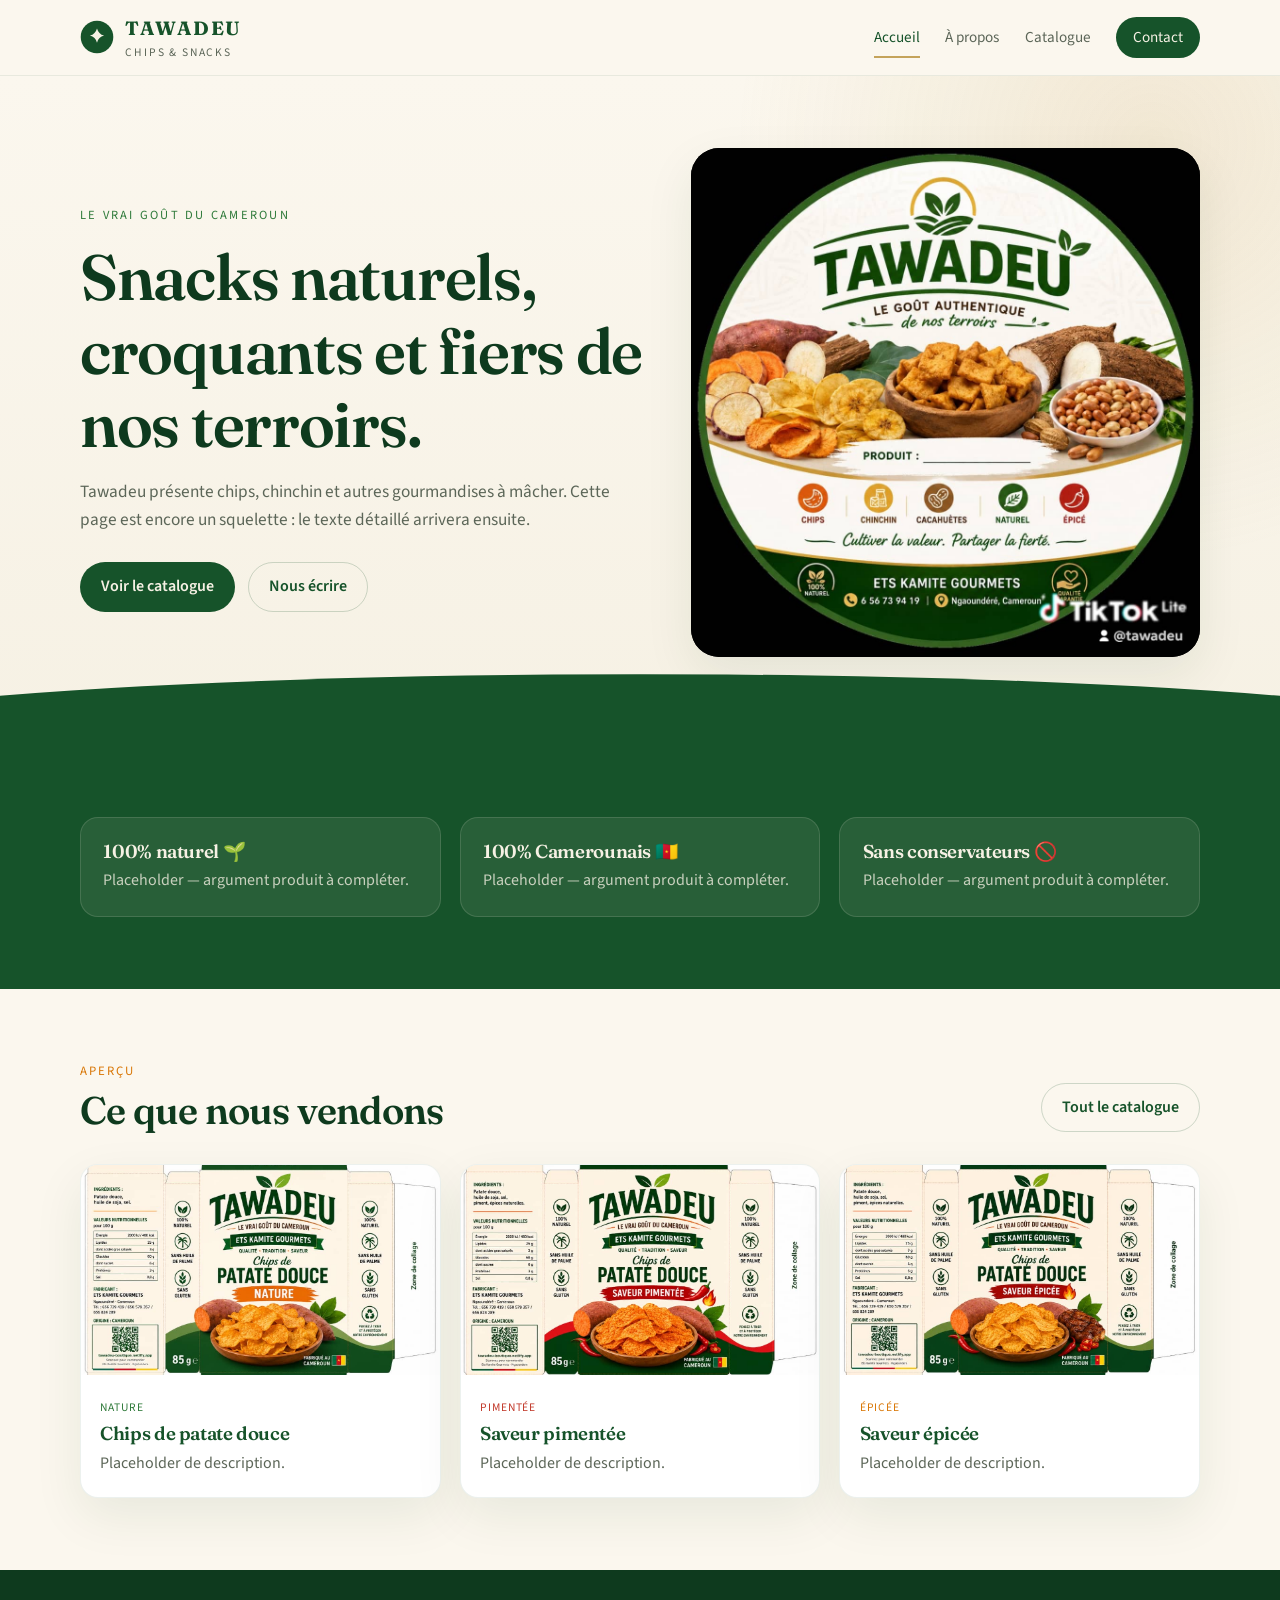
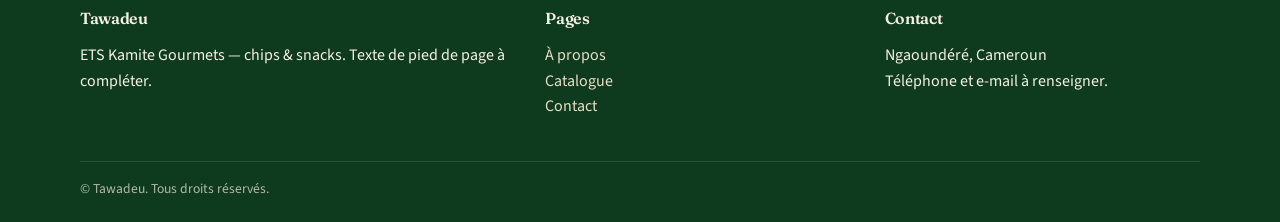
<file: index.html>
<!DOCTYPE html>
<html lang="fr">
  <head>
    <meta charset="UTF-8" />
    <meta name="viewport" content="width=device-width, initial-scale=1.0" />
    <title>Tawadeu — Chips & snacks</title>
    <link rel="preconnect" href="https://fonts.googleapis.com" />
    <link rel="preconnect" href="https://fonts.gstatic.com" crossorigin />
    <link
      href="https://fonts.googleapis.com/css2?family=Fraunces:opsz,wght@9..144,500;9..144,600;9..144,700&family=Source+Sans+3:wght@400;500;600;700&display=swap"
      rel="stylesheet"
    />
    <link rel="stylesheet" href="css/style.css" />
  </head>
  <body>
    <header class="site-header">
      <div class="container header-inner">
        <a class="logo" href="index.html" aria-label="Tawadeu accueil">
          <svg viewBox="0 0 48 48" fill="none" aria-hidden="true">
            <circle cx="24" cy="24" r="23" fill="#16532a" />
            <path d="M24 12c1.4 5.2 4.8 8.8 10 10-5.2 1.2-8.6 4.8-10 10-1.4-5.2-4.8-8.8-10-10 5.2-1.2 8.6-4.8 10-10z" fill="#f6f1e4" />
          </svg>
          <span class="logo-text">
            <strong>TAWADEU</strong>
            <span>Chips & snacks</span>
          </span>
        </a>
        <button class="nav-toggle" type="button" aria-expanded="false" aria-label="Ouvrir le menu">
          <span></span><span></span><span></span>
        </button>
        <nav class="site-nav" aria-label="Principal">
          <a href="index.html" class="is-active">Accueil</a>
          <a href="about.html">À propos</a>
          <a href="catalog.html">Catalogue</a>
          <a class="nav-cta" href="contact.html">Contact</a>
        </nav>
      </div>
    </header>

    <main>
      <section class="hero">
        <div class="container hero-grid">
          <div>
            <p class="eyebrow">Le vrai goût du Cameroun</p>
            <h1>Snacks naturels, croquants et fiers de nos terroirs.</h1>
            <p class="lede">
              Tawadeu présente chips, chinchin et autres gourmandises à mâcher.
              Cette page est encore un squelette : le texte détaillé arrivera ensuite.
            </p>
            <div class="hero-actions">
              <a class="btn btn-primary" href="catalog.html">Voir le catalogue</a>
              <a class="btn btn-ghost" href="contact.html">Nous écrire</a>
            </div>
          </div>
          <div class="hero-visual">
            <img src="img/assortment.jpg" alt="Assortiment Tawadeu : chips, chinchin et cacahuètes" />
          </div>
        </div>
        <div class="hero-wave" aria-hidden="true"></div>
      </section>

      <section class="section section-forest">
        <div class="container grid-3">
          <article class="feature-card">
            <!-- <div class="icon-dot">01</div> -->
            <h3>100% naturel 🌱</h3>
            <p>Placeholder — argument produit à compléter.</p>
          </article>
          <article class="feature-card">
            <!-- <div class="icon-dot">02</div> -->
            <h3>100% Camerounais 🇨🇲</h3>
            <p>Placeholder — argument produit à compléter.</p>
          </article>
          <article class="feature-card">
            <!-- <div class="icon-dot">03</div> -->
            <h3>Sans conservateurs 🚫</h3>
            <p>Placeholder — argument produit à compléter.</p>
          </article>
        </div>
      </section>

      <section class="section">
        <div class="container">
          <div class="section-head">
            <div>
              <p class="kicker">Aperçu</p>
              <h2>Ce que nous vendons</h2>
            </div>
            <a class="btn btn-ghost" href="catalog.html">Tout le catalogue</a>
          </div>
          <div class="catalog-grid">
            <article class="product-card">
              <img src="img/chips-nature.jpg" alt="Chips de patate douce nature" />
              <div class="card-body">
                <span class="tag">Nature</span>
                <h3>Chips de patate douce</h3>
                <p class="muted">Placeholder de description.</p>
              </div>
            </article>
            <article class="product-card">
              <img src="img/chips-piment.jpg" alt="Chips saveur pimentée" />
              <div class="card-body">
                <span class="tag tag-chili">Pimentée</span>
                <h3>Saveur pimentée</h3>
                <p class="muted">Placeholder de description.</p>
              </div>
            </article>
            <article class="product-card">
              <img src="img/chips-epice.jpg" alt="Chips saveur épicée" />
              <div class="card-body">
                <span class="tag tag-orange">Épicée</span>
                <h3>Saveur épicée</h3>
                <p class="muted">Placeholder de description.</p>
              </div>
            </article>
          </div>
        </div>
      </section>
    </main>

    <footer class="site-footer">
      <div class="container">
        <div class="footer-grid">
          <div>
            <h3>Tawadeu</h3>
            <p>ETS Kamite Gourmets — chips & snacks. Texte de pied de page à compléter.</p>
          </div>
          <div>
            <h3>Pages</h3>
            <p><a href="about.html">À propos</a><br /><a href="catalog.html">Catalogue</a><br /><a href="contact.html">Contact</a></p>
          </div>
          <div>
            <h3>Contact</h3>
            <p>Ngaoundéré, Cameroun<br />Téléphone et e-mail à renseigner.</p>
          </div>
        </div>
        <p class="footer-copy">© Tawadeu. Tous droits réservés.</p>
      </div>
    </footer>
    <script src="js/main.js"></script>
  </body>
</html>
</file>
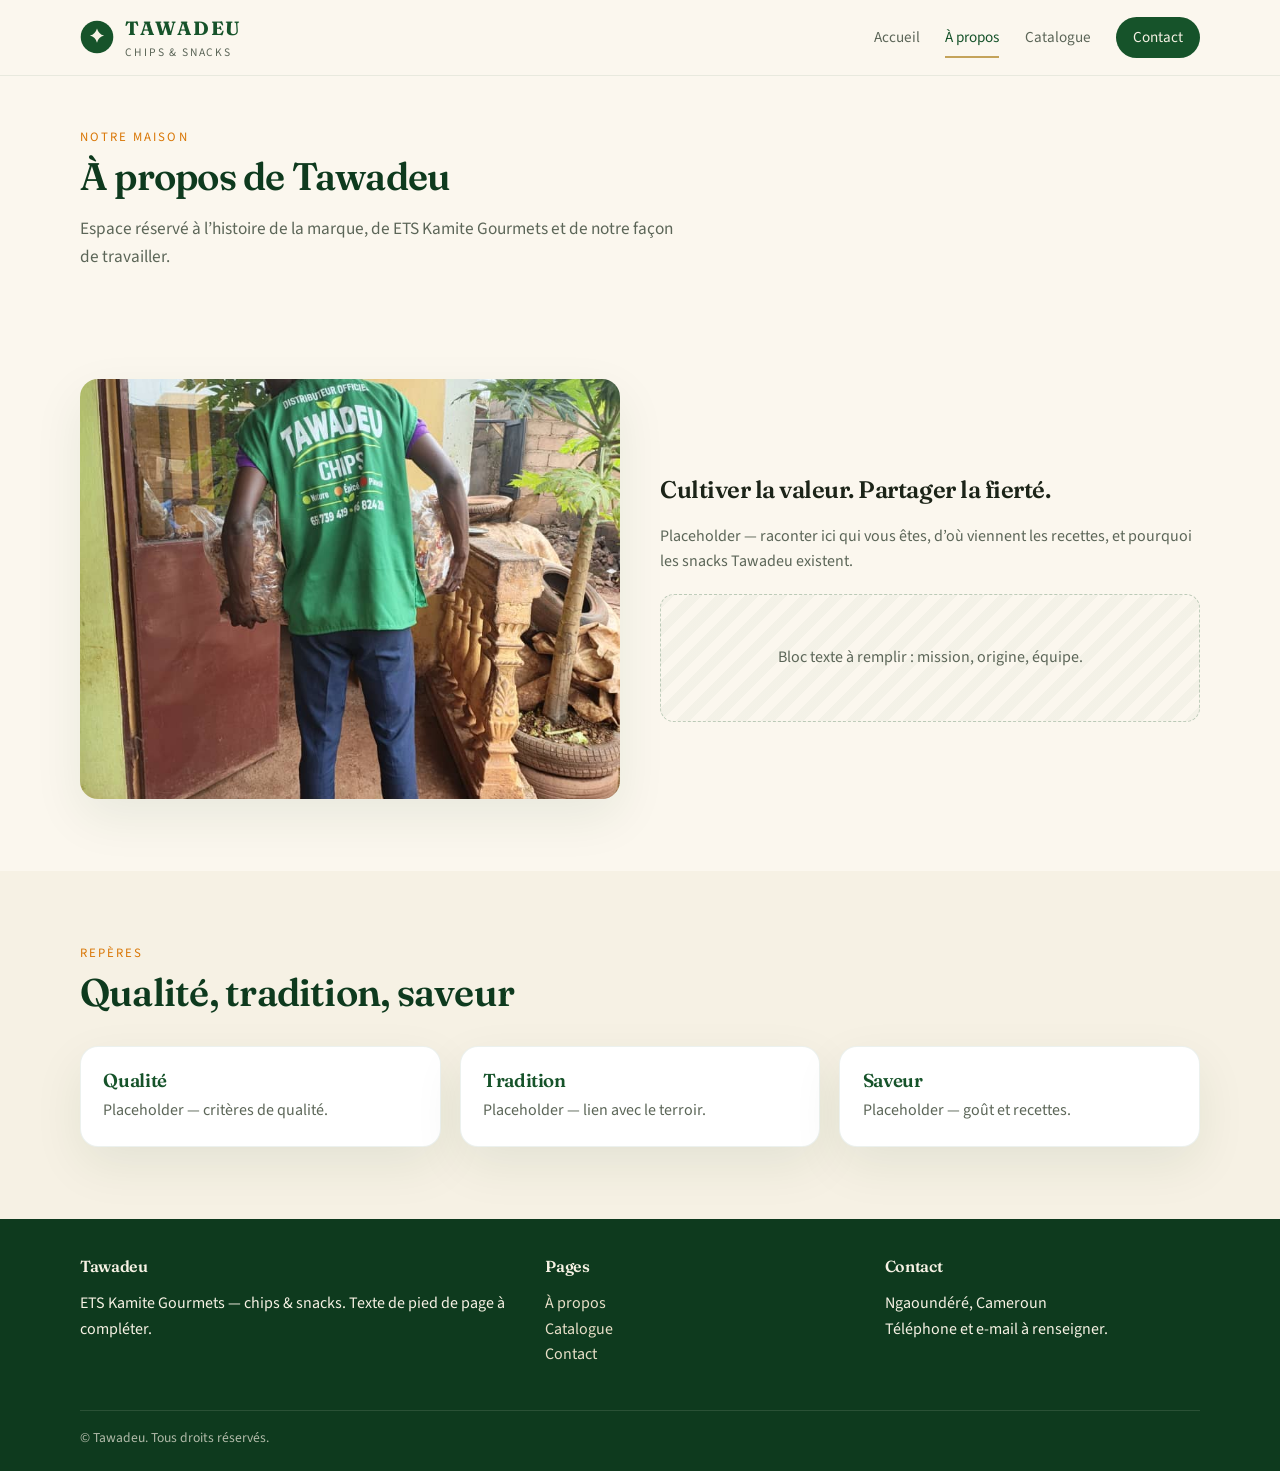
<file: about.html>
<!DOCTYPE html>
<html lang="fr">
  <head>
    <meta charset="UTF-8" />
    <meta name="viewport" content="width=device-width, initial-scale=1.0" />
    <title>À propos — Tawadeu</title>
    <link rel="preconnect" href="https://fonts.googleapis.com" />
    <link rel="preconnect" href="https://fonts.gstatic.com" crossorigin />
    <link
      href="https://fonts.googleapis.com/css2?family=Fraunces:opsz,wght@9..144,500;9..144,600;9..144,700&family=Source+Sans+3:wght@400;500;600;700&display=swap"
      rel="stylesheet"
    />
    <link rel="stylesheet" href="css/style.css" />
  </head>
  <body>
    <header class="site-header">
      <div class="container header-inner">
        <a class="logo" href="index.html" aria-label="Tawadeu accueil">
          <svg viewBox="0 0 48 48" fill="none" aria-hidden="true">
            <circle cx="24" cy="24" r="23" fill="#16532a" />
            <path d="M24 12c1.4 5.2 4.8 8.8 10 10-5.2 1.2-8.6 4.8-10 10-1.4-5.2-4.8-8.8-10-10 5.2-1.2 8.6-4.8 10-10z" fill="#f6f1e4" />
          </svg>
          <span class="logo-text">
            <strong>TAWADEU</strong>
            <span>Chips & snacks</span>
          </span>
        </a>
        <button class="nav-toggle" type="button" aria-expanded="false" aria-label="Ouvrir le menu">
          <span></span><span></span><span></span>
        </button>
        <nav class="site-nav" aria-label="Principal">
          <a href="index.html">Accueil</a>
          <a href="about.html" class="is-active">À propos</a>
          <a href="catalog.html">Catalogue</a>
          <a class="nav-cta" href="contact.html">Contact</a>
        </nav>
      </div>
    </header>

    <main>
      <section class="page-hero">
        <div class="container">
          <p class="kicker">Notre maison</p>
          <h1>À propos de Tawadeu</h1>
          <p class="page-intro">
            Espace réservé à l’histoire de la marque, de ETS Kamite Gourmets et de notre façon de travailler.
          </p>
        </div>
      </section>

      <section class="section">
        <div class="container split">
          <img src="img/team.jpg" alt="Distribution Tawadeu sur le terrain" />
          <div>
            <h2>Cultiver la valeur. Partager la fierté.</h2>
            <p class="muted">
              Placeholder — raconter ici qui vous êtes, d’où viennent les recettes, et pourquoi les snacks Tawadeu existent.
            </p>
            <div class="placeholder-block" style="margin-top: 1.2rem">
              Bloc texte à remplir : mission, origine, équipe.
            </div>
          </div>
        </div>
      </section>

      <section class="section section-cream">
        <div class="container">
          <div class="section-head">
            <div>
              <p class="kicker">Repères</p>
              <h2>Qualité, tradition, saveur</h2>
            </div>
          </div>
          <div class="values-grid">
            <article class="value-card">
              <h3>Qualité</h3>
              <p>Placeholder — critères de qualité.</p>
            </article>
            <article class="value-card">
              <h3>Tradition</h3>
              <p>Placeholder — lien avec le terroir.</p>
            </article>
            <article class="value-card">
              <h3>Saveur</h3>
              <p>Placeholder — goût et recettes.</p>
            </article>
          </div>
        </div>
      </section>
    </main>

    <footer class="site-footer">
      <div class="container">
        <div class="footer-grid">
          <div>
            <h3>Tawadeu</h3>
            <p>ETS Kamite Gourmets — chips & snacks. Texte de pied de page à compléter.</p>
          </div>
          <div>
            <h3>Pages</h3>
            <p><a href="about.html">À propos</a><br /><a href="catalog.html">Catalogue</a><br /><a href="contact.html">Contact</a></p>
          </div>
          <div>
            <h3>Contact</h3>
            <p>Ngaoundéré, Cameroun<br />Téléphone et e-mail à renseigner.</p>
          </div>
        </div>
        <p class="footer-copy">© Tawadeu. Tous droits réservés.</p>
      </div>
    </footer>
    <script src="js/main.js"></script>
  </body>
</html>
</file>
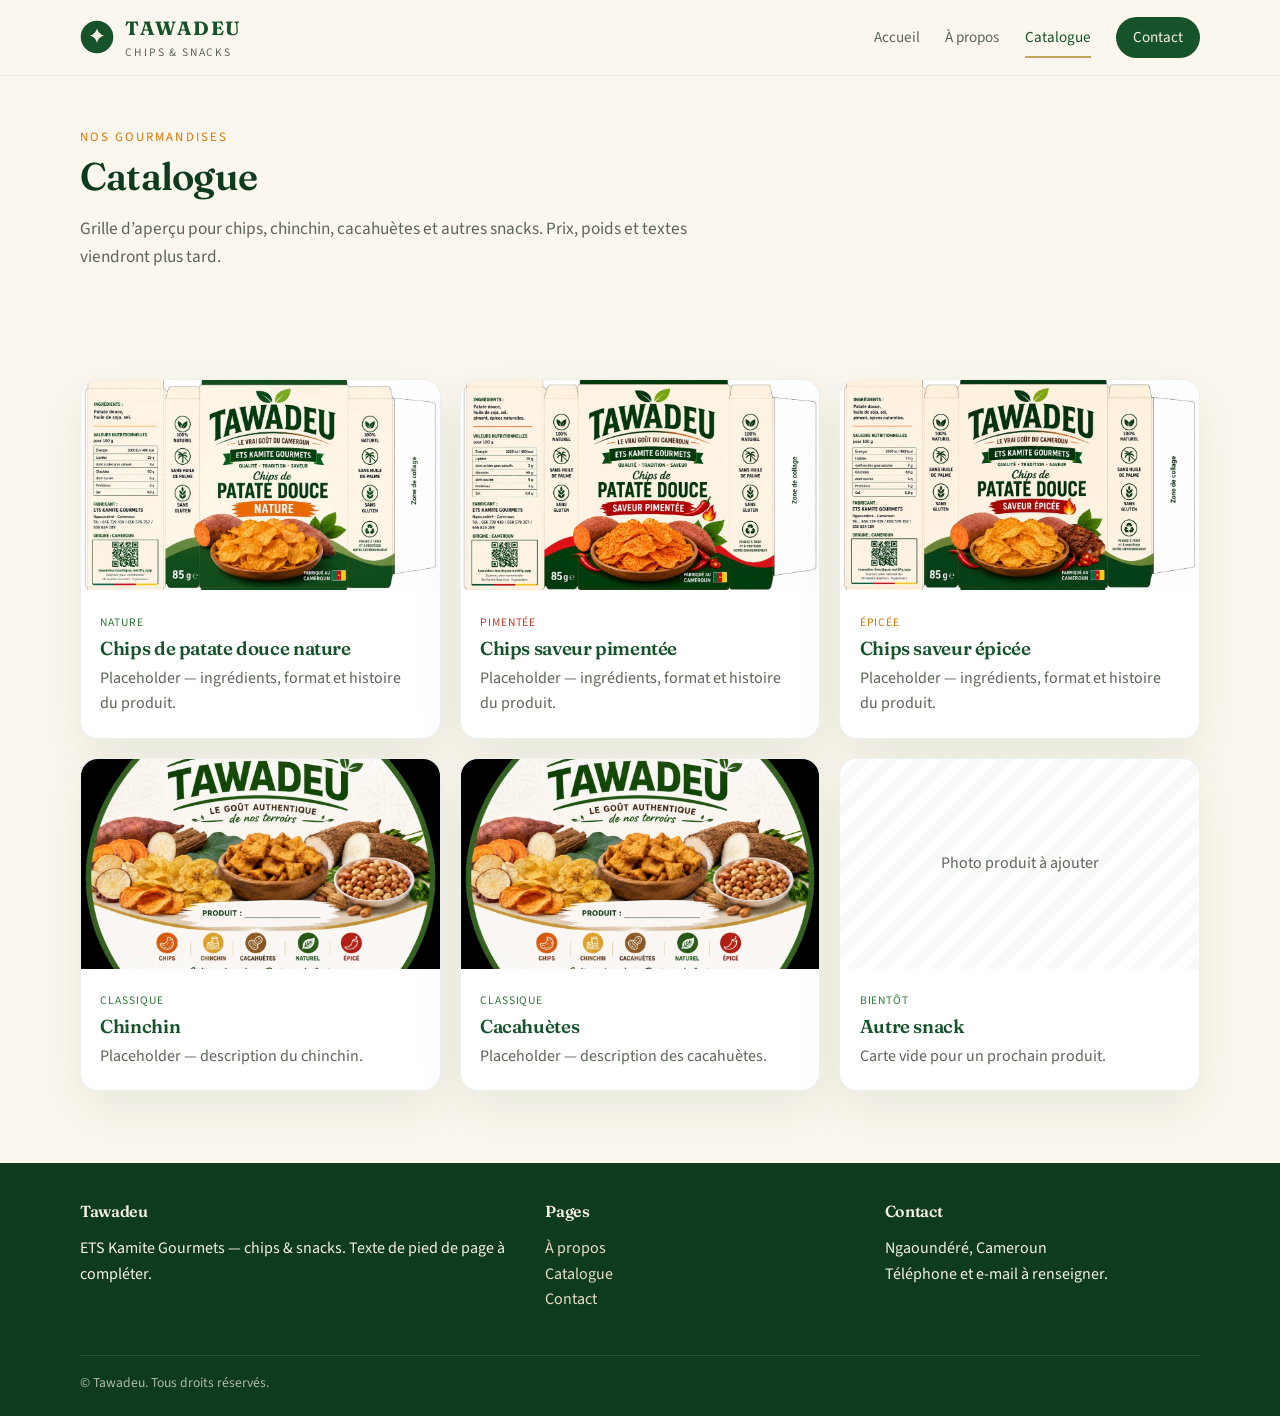
<file: catalog.html>
<!DOCTYPE html>
<html lang="fr">
  <head>
    <meta charset="UTF-8" />
    <meta name="viewport" content="width=device-width, initial-scale=1.0" />
    <title>Catalogue — Tawadeu</title>
    <link rel="preconnect" href="https://fonts.googleapis.com" />
    <link rel="preconnect" href="https://fonts.gstatic.com" crossorigin />
    <link
      href="https://fonts.googleapis.com/css2?family=Fraunces:opsz,wght@9..144,500;9..144,600;9..144,700&family=Source+Sans+3:wght@400;500;600;700&display=swap"
      rel="stylesheet"
    />
    <link rel="stylesheet" href="css/style.css" />
  </head>
  <body>
    <header class="site-header">
      <div class="container header-inner">
        <a class="logo" href="index.html" aria-label="Tawadeu accueil">
          <svg viewBox="0 0 48 48" fill="none" aria-hidden="true">
            <circle cx="24" cy="24" r="23" fill="#16532a" />
            <path d="M24 12c1.4 5.2 4.8 8.8 10 10-5.2 1.2-8.6 4.8-10 10-1.4-5.2-4.8-8.8-10-10 5.2-1.2 8.6-4.8 10-10z" fill="#f6f1e4" />
          </svg>
          <span class="logo-text">
            <strong>TAWADEU</strong>
            <span>Chips & snacks</span>
          </span>
        </a>
        <button class="nav-toggle" type="button" aria-expanded="false" aria-label="Ouvrir le menu">
          <span></span><span></span><span></span>
        </button>
        <nav class="site-nav" aria-label="Principal">
          <a href="index.html">Accueil</a>
          <a href="about.html">À propos</a>
          <a href="catalog.html" class="is-active">Catalogue</a>
          <a class="nav-cta" href="contact.html">Contact</a>
        </nav>
      </div>
    </header>

    <main>
      <section class="page-hero">
        <div class="container">
          <p class="kicker">Nos gourmandises</p>
          <h1>Catalogue</h1>
          <p class="page-intro">
            Grille d’aperçu pour chips, chinchin, cacahuètes et autres snacks. Prix, poids et textes viendront plus tard.
          </p>
        </div>
      </section>

      <section class="section">
        <div class="container catalog-grid">
          <article class="product-card">
            <img src="img/chips-nature.jpg" alt="Chips de patate douce nature" />
            <div class="card-body">
              <span class="tag">Nature</span>
              <h3>Chips de patate douce nature</h3>
              <p class="muted">Placeholder — ingrédients, format et histoire du produit.</p>
            </div>
          </article>
          <article class="product-card">
            <img src="img/chips-piment.jpg" alt="Chips saveur pimentée" />
            <div class="card-body">
              <span class="tag tag-chili">Pimentée</span>
              <h3>Chips saveur pimentée</h3>
              <p class="muted">Placeholder — ingrédients, format et histoire du produit.</p>
            </div>
          </article>
          <article class="product-card">
            <img src="img/chips-epice.jpg" alt="Chips saveur épicée" />
            <div class="card-body">
              <span class="tag tag-orange">Épicée</span>
              <h3>Chips saveur épicée</h3>
              <p class="muted">Placeholder — ingrédients, format et histoire du produit.</p>
            </div>
          </article>
          <article class="product-card">
            <img src="img/assortment.jpg" alt="Chinchin Tawadeu" />
            <div class="card-body">
              <span class="tag">Classique</span>
              <h3>Chinchin</h3>
              <p class="muted">Placeholder — description du chinchin.</p>
            </div>
          </article>
          <article class="product-card">
            <img src="img/assortment.jpg" alt="Cacahuètes Tawadeu" />
            <div class="card-body">
              <span class="tag">Classique</span>
              <h3>Cacahuètes</h3>
              <p class="muted">Placeholder — description des cacahuètes.</p>
            </div>
          </article>
          <article class="product-card">
            <div class="placeholder-block" style="height: 210px; border: 0; border-radius: 0">
              Photo produit à ajouter
            </div>
            <div class="card-body">
              <span class="tag">Bientôt</span>
              <h3>Autre snack</h3>
              <p class="muted">Carte vide pour un prochain produit.</p>
            </div>
          </article>
        </div>
      </section>
    </main>

    <footer class="site-footer">
      <div class="container">
        <div class="footer-grid">
          <div>
            <h3>Tawadeu</h3>
            <p>ETS Kamite Gourmets — chips & snacks. Texte de pied de page à compléter.</p>
          </div>
          <div>
            <h3>Pages</h3>
            <p><a href="about.html">À propos</a><br /><a href="catalog.html">Catalogue</a><br /><a href="contact.html">Contact</a></p>
          </div>
          <div>
            <h3>Contact</h3>
            <p>Ngaoundéré, Cameroun<br />Téléphone et e-mail à renseigner.</p>
          </div>
        </div>
        <p class="footer-copy">© Tawadeu. Tous droits réservés.</p>
      </div>
    </footer>
    <script src="js/main.js"></script>
  </body>
</html>
</file>
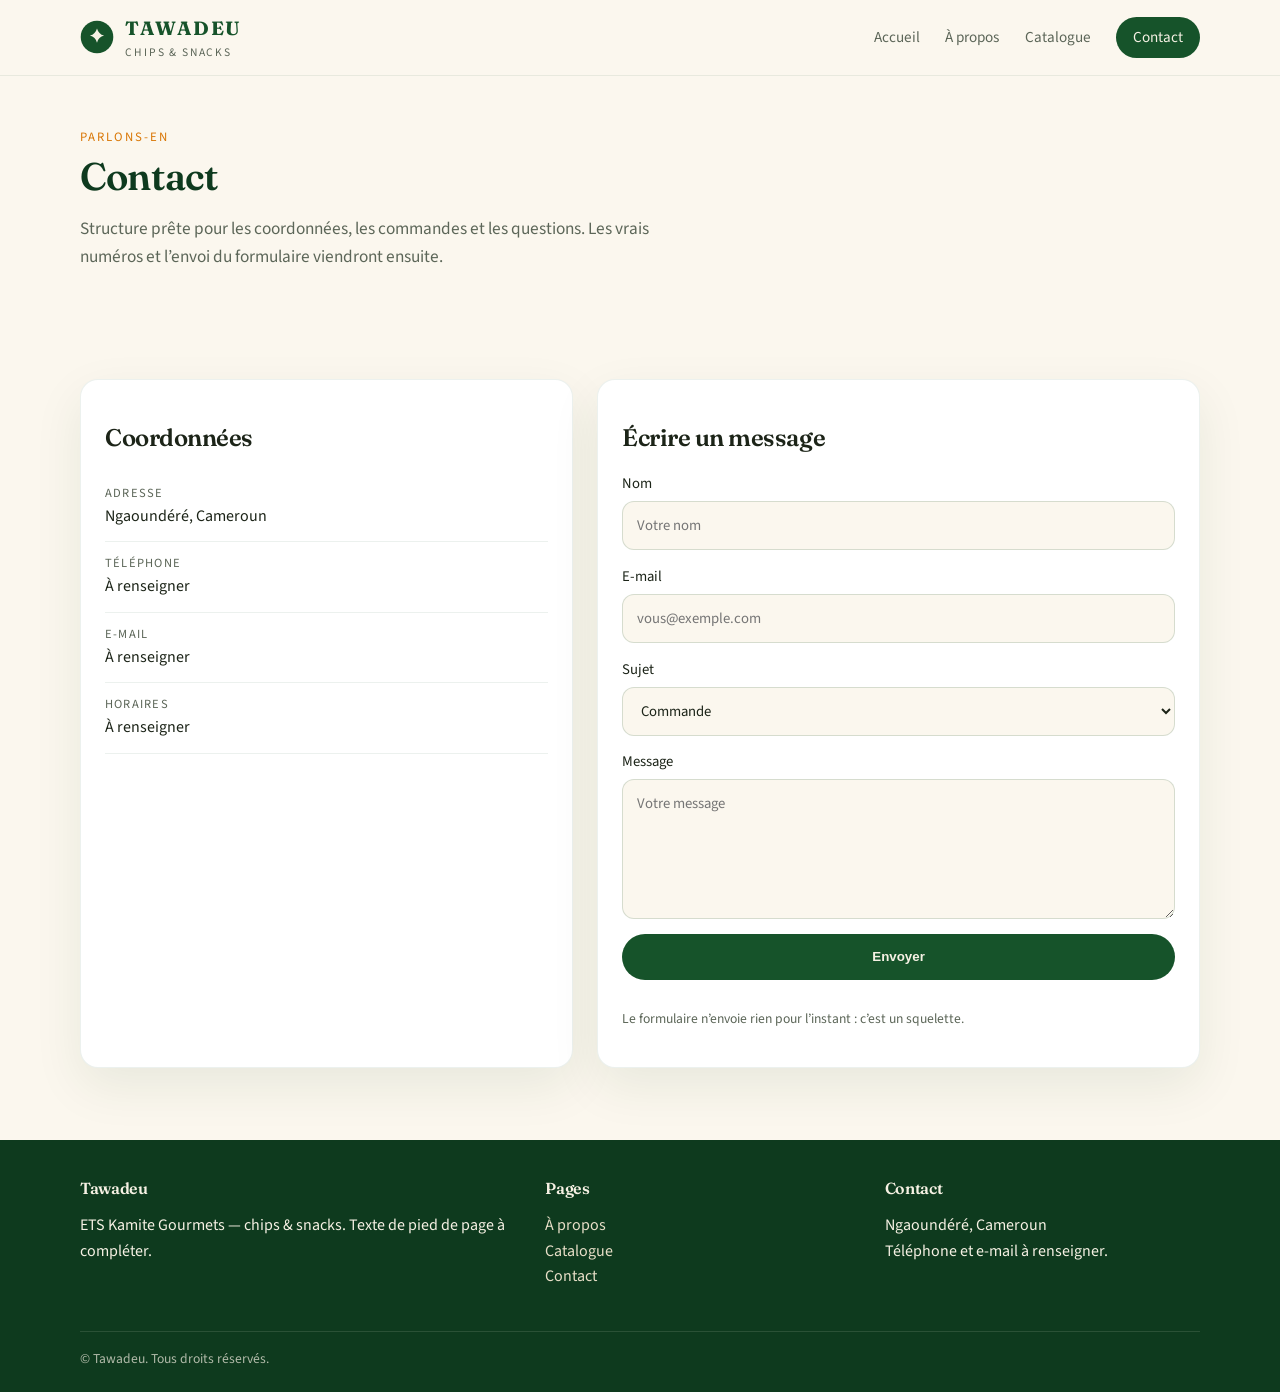
<file: contact.html>
<!DOCTYPE html>
<html lang="fr">
  <head>
    <meta charset="UTF-8" />
    <meta name="viewport" content="width=device-width, initial-scale=1.0" />
    <title>Contact — Tawadeu</title>
    <link rel="preconnect" href="https://fonts.googleapis.com" />
    <link rel="preconnect" href="https://fonts.gstatic.com" crossorigin />
    <link
      href="https://fonts.googleapis.com/css2?family=Fraunces:opsz,wght@9..144,500;9..144,600;9..144,700&family=Source+Sans+3:wght@400;500;600;700&display=swap"
      rel="stylesheet"
    />
    <link rel="stylesheet" href="css/style.css" />
  </head>
  <body>
    <header class="site-header">
      <div class="container header-inner">
        <a class="logo" href="index.html" aria-label="Tawadeu accueil">
          <svg viewBox="0 0 48 48" fill="none" aria-hidden="true">
            <circle cx="24" cy="24" r="23" fill="#16532a" />
            <path d="M24 12c1.4 5.2 4.8 8.8 10 10-5.2 1.2-8.6 4.8-10 10-1.4-5.2-4.8-8.8-10-10 5.2-1.2 8.6-4.8 10-10z" fill="#f6f1e4" />
          </svg>
          <span class="logo-text">
            <strong>TAWADEU</strong>
            <span>Chips & snacks</span>
          </span>
        </a>
        <button class="nav-toggle" type="button" aria-expanded="false" aria-label="Ouvrir le menu">
          <span></span><span></span><span></span>
        </button>
        <nav class="site-nav" aria-label="Principal">
          <a href="index.html">Accueil</a>
          <a href="about.html">À propos</a>
          <a href="catalog.html">Catalogue</a>
          <a class="nav-cta is-active" href="contact.html">Contact</a>
        </nav>
      </div>
    </header>

    <main>
      <section class="page-hero">
        <div class="container">
          <p class="kicker">Parlons-en</p>
          <h1>Contact</h1>
          <p class="page-intro">
            Structure prête pour les coordonnées, les commandes et les questions. Les vrais numéros et l’envoi du formulaire viendront ensuite.
          </p>
        </div>
      </section>

      <section class="section">
        <div class="container contact-layout">
          <aside class="contact-card">
            <h2>Coordonnées</h2>
            <ul class="contact-list">
              <li>
                <span>Adresse</span>
                Ngaoundéré, Cameroun
              </li>
              <li>
                <span>Téléphone</span>
                À renseigner
              </li>
              <li>
                <span>E-mail</span>
                À renseigner
              </li>
              <li>
                <span>Horaires</span>
                À renseigner
              </li>
            </ul>
          </aside>

          <div class="form-card card">
            <h2>Écrire un message</h2>
            <form id="contact-form">
              <label>
                Nom
                <input type="text" name="name" placeholder="Votre nom" />
              </label>
              <label>
                E-mail
                <input type="email" name="email" placeholder="vous@exemple.com" />
              </label>
              <label>
                Sujet
                <select name="subject">
                  <option>Commande</option>
                  <option>Partenariat</option>
                  <option>Autre</option>
                </select>
              </label>
              <label>
                Message
                <textarea name="message" placeholder="Votre message"></textarea>
              </label>
              <button class="btn btn-primary" type="submit">Envoyer</button>
              <p class="form-note" id="form-note">Le formulaire n’envoie rien pour l’instant : c’est un squelette.</p>
            </form>
          </div>
        </div>
      </section>
    </main>

    <footer class="site-footer">
      <div class="container">
        <div class="footer-grid">
          <div>
            <h3>Tawadeu</h3>
            <p>ETS Kamite Gourmets — chips & snacks. Texte de pied de page à compléter.</p>
          </div>
          <div>
            <h3>Pages</h3>
            <p><a href="about.html">À propos</a><br /><a href="catalog.html">Catalogue</a><br /><a href="contact.html">Contact</a></p>
          </div>
          <div>
            <h3>Contact</h3>
            <p>Ngaoundéré, Cameroun<br />Téléphone et e-mail à renseigner.</p>
          </div>
        </div>
        <p class="footer-copy">© Tawadeu. Tous droits réservés.</p>
      </div>
    </footer>
    <script src="js/main.js"></script>
    <script>
      document.getElementById("contact-form").addEventListener("submit", function (event) {
        event.preventDefault();
        document.getElementById("form-note").textContent =
          "Merci. L’envoi réel sera branché plus tard.";
      });
    </script>
  </body>
</html>
</file>
<file: css/style.css>
:root {
  --cream: #f6f1e4;
  --cream-soft: #fbf7ee;
  --cream-deep: #e8dfc8;
  --forest: #16532a;
  --forest-deep: #0e3a1e;
  --leaf: #2f7a3a;
  --gold: #c4a35a;
  --orange: #d97706;
  --chili: #c23a2b;
  --ink: #1c2418;
  --muted: #5c6658;
  --white: #ffffff;
  --shadow: 0 18px 50px rgba(14, 58, 30, 0.08);
  --radius: 18px;
  --header-h: 76px;
  --max: 1120px;
}

*,
*::before,
*::after {
  box-sizing: border-box;
}

html {
  scroll-behavior: smooth;
}

body {
  margin: 0;
  font-family: "Source Sans 3", "Segoe UI", sans-serif;
  color: var(--ink);
  background: var(--cream-soft);
  line-height: 1.6;
  min-height: 100vh;
  display: flex;
  flex-direction: column;
}

img {
  max-width: 100%;
  display: block;
}

a {
  color: inherit;
  text-decoration: none;
}

h1,
h2,
h3,
.brand-mark {
  font-family: Fraunces, Georgia, serif;
  font-weight: 600;
  letter-spacing: -0.02em;
  line-height: 1.15;
}

.container {
  width: min(100% - 2.4rem, var(--max));
  margin-inline: auto;
}

.site-header {
  position: sticky;
  top: 0;
  z-index: 40;
  height: var(--header-h);
  background: rgba(251, 247, 238, 0.92);
  backdrop-filter: blur(14px);
  border-bottom: 1px solid rgba(22, 83, 42, 0.08);
}

.header-inner {
  height: 100%;
  display: flex;
  align-items: center;
  justify-content: space-between;
  gap: 1rem;
}

.logo {
  display: flex;
  align-items: center;
  gap: 0.7rem;
}

.logo svg {
  width: 34px;
  height: 34px;
}

.logo-text {
  display: flex;
  flex-direction: column;
}

.logo-text strong {
  font-family: Fraunces, Georgia, serif;
  font-size: 1.2rem;
  letter-spacing: 0.08em;
  color: var(--forest);
}

.logo-text span {
  font-size: 0.72rem;
  letter-spacing: 0.16em;
  text-transform: uppercase;
  color: var(--muted);
}

.nav-toggle {
  display: none;
  border: 0;
  background: transparent;
  width: 44px;
  height: 44px;
  padding: 0;
  cursor: pointer;
}

.nav-toggle span {
  display: block;
  width: 22px;
  height: 2px;
  margin: 5px auto;
  background: var(--forest);
  transition: 0.2s ease;
}

.site-nav {
  display: flex;
  align-items: center;
  gap: 1.6rem;
}

.site-nav a {
  font-size: 0.95rem;
  color: var(--muted);
  position: relative;
}

.site-nav a:hover,
.site-nav a.is-active {
  color: var(--forest);
}

.site-nav a.is-active::after {
  content: "";
  position: absolute;
  left: 0;
  right: 0;
  bottom: -8px;
  height: 2px;
  background: var(--gold);
}

.nav-cta {
  background: var(--forest);
  color: var(--cream) !important;
  padding: 0.55rem 1.05rem;
  border-radius: 999px;
}

.nav-cta::after {
  display: none !important;
}

.nav-cta:hover {
  background: var(--forest-deep);
  color: var(--cream) !important;
}

main {
  flex: 1;
}

.hero {
  position: relative;
  overflow: hidden;
  padding: 4.5rem 0 5.5rem;
  background:
    radial-gradient(circle at 90% 10%, rgba(196, 163, 90, 0.18), transparent 32%),
    linear-gradient(180deg, var(--cream-soft), var(--cream));
}

.hero-grid {
  display: grid;
  grid-template-columns: 1.05fr 0.95fr;
  gap: 3rem;
  align-items: center;
}

.eyebrow {
  display: inline-flex;
  align-items: center;
  gap: 0.5rem;
  color: var(--leaf);
  font-size: 0.78rem;
  letter-spacing: 0.18em;
  text-transform: uppercase;
  margin-bottom: 0.9rem;
}

.hero h1 {
  font-size: clamp(2.4rem, 5vw, 4.4rem);
  color: var(--forest-deep);
  margin: 0 0 1rem;
}

.lede,
.page-intro {
  font-size: 1.08rem;
  color: var(--muted);
  max-width: 38rem;
}

.hero-actions {
  display: flex;
  flex-wrap: wrap;
  gap: 0.8rem;
  margin-top: 1.8rem;
}

.btn {
  display: inline-flex;
  align-items: center;
  justify-content: center;
  min-height: 46px;
  padding: 0.7rem 1.25rem;
  border-radius: 999px;
  border: 1px solid transparent;
  font-weight: 600;
  cursor: pointer;
}

.btn-primary {
  background: var(--forest);
  color: var(--cream);
}

.btn-primary:hover {
  background: var(--forest-deep);
}

.btn-ghost {
  border-color: rgba(22, 83, 42, 0.2);
  color: var(--forest);
  background: transparent;
}

.btn-ghost:hover {
  background: var(--cream);
}

.hero-visual {
  position: relative;
}

.hero-visual img {
  width: 100%;
  max-width: 520px;
  margin-inline: auto;
  border-radius: 28px;
  box-shadow: var(--shadow);
  background: #111;
  object-fit: contain;
}

.hero-wave {
  position: absolute;
  left: 0;
  right: 0;
  bottom: -1px;
  height: 72px;
  background: var(--forest);
  clip-path: ellipse(70% 100% at 50% 100%);
}

.section {
  padding: 4.5rem 0;
}

.section-forest {
  background: var(--forest);
  color: var(--cream);
}

.section-cream {
  background: var(--cream);
}

.section-head {
  display: flex;
  justify-content: space-between;
  align-items: end;
  gap: 1.5rem;
  margin-bottom: 2rem;
}

.section-head h2,
.page-hero h1 {
  margin: 0;
  color: var(--forest-deep);
  font-size: clamp(1.8rem, 3vw, 2.6rem);
}

.page-hero {
  padding: 3.2rem 0 1.2rem;
}

.kicker {
  margin: 0 0 0.4rem;
  color: var(--orange);
  font-size: 0.8rem;
  letter-spacing: 0.16em;
  text-transform: uppercase;
}

.grid-3,
.catalog-grid,
.values-grid {
  display: grid;
  grid-template-columns: repeat(3, 1fr);
  gap: 1.2rem;
}

.card,
.product-card,
.value-card,
.contact-card {
  background: var(--white);
  border: 1px solid rgba(22, 83, 42, 0.08);
  border-radius: var(--radius);
  box-shadow: var(--shadow);
}

.feature-card,
.value-card {
  padding: 1.4rem;
}

.section-forest .feature-card {
  background: rgba(246, 241, 228, 0.08);
  border: 1px solid rgba(246, 241, 228, 0.14);
  border-radius: var(--radius);
  box-shadow: none;
}

.section-forest .feature-card h3 {
  color: var(--cream);
}

.section-forest .feature-card p {
  color: rgba(246, 241, 228, 0.78);
}

.section-forest .icon-dot {
  background: rgba(246, 241, 228, 0.12);
  color: var(--gold);
}

.feature-card h3,
.value-card h3,
.product-card h3 {
  margin: 0 0 0.4rem;
  color: var(--forest);
}

.feature-card p,
.value-card p,
.muted {
  margin: 0;
  color: var(--muted);
}

.icon-dot {
  width: 42px;
  height: 42px;
  border-radius: 50%;
  display: grid;
  place-items: center;
  margin-bottom: 1rem;
  background: var(--cream);
  color: var(--forest);
  font-size: 1.1rem;
}

.product-card {
  overflow: hidden;
}

.product-card img {
  height: 210px;
  width: 100%;
  object-fit: cover;
  object-position: 58% 42%;
  background: var(--cream);
}

.product-card .card-body {
  padding: 1.15rem 1.2rem 1.3rem;
}

.tag {
  display: inline-block;
  font-size: 0.72rem;
  letter-spacing: 0.08em;
  text-transform: uppercase;
  color: var(--leaf);
  margin-bottom: 0.35rem;
}

.tag-chili {
  color: var(--chili);
}

.tag-orange {
  color: var(--orange);
}

.split {
  display: grid;
  grid-template-columns: 1fr 1fr;
  gap: 2.5rem;
  align-items: center;
}

.split img {
  width: 100%;
  height: 420px;
  object-fit: cover;
  border-radius: var(--radius);
  box-shadow: var(--shadow);
}

.placeholder-block {
  min-height: 8rem;
  border: 1px dashed rgba(22, 83, 42, 0.25);
  border-radius: 14px;
  background: repeating-linear-gradient(
    -45deg,
    rgba(22, 83, 42, 0.03),
    rgba(22, 83, 42, 0.03) 10px,
    transparent 10px,
    transparent 20px
  );
  color: var(--muted);
  display: grid;
  place-items: center;
  padding: 1.5rem;
  text-align: center;
}

.contact-layout {
  display: grid;
  grid-template-columns: 0.9fr 1.1fr;
  gap: 1.5rem;
}

.contact-card,
.form-card {
  padding: 1.5rem;
}

.contact-list {
  list-style: none;
  margin: 1.2rem 0 0;
  padding: 0;
}

.contact-list li {
  padding: 0.75rem 0;
  border-bottom: 1px solid rgba(22, 83, 42, 0.08);
}

.contact-list span {
  display: block;
  font-size: 0.78rem;
  letter-spacing: 0.1em;
  text-transform: uppercase;
  color: var(--muted);
}

form {
  display: grid;
  gap: 0.9rem;
}

label {
  display: grid;
  gap: 0.35rem;
  font-size: 0.92rem;
}

input,
textarea,
select {
  width: 100%;
  border: 1px solid rgba(22, 83, 42, 0.16);
  background: var(--cream-soft);
  border-radius: 12px;
  padding: 0.75rem 0.85rem;
  font: inherit;
  color: var(--ink);
}

textarea {
  min-height: 140px;
  resize: vertical;
}

.form-note {
  font-size: 0.85rem;
  color: var(--muted);
}

.site-footer {
  background: var(--forest-deep);
  color: var(--cream);
  padding: 2.4rem 0 1.4rem;
}

.footer-grid {
  display: grid;
  grid-template-columns: 1.4fr 1fr 1fr;
  gap: 1.5rem;
  padding-bottom: 1.6rem;
  border-bottom: 1px solid rgba(246, 241, 228, 0.12);
}

.site-footer a {
  color: var(--cream-deep);
}

.site-footer h3 {
  margin: 0 0 0.7rem;
  font-size: 1rem;
}

.footer-copy {
  margin: 1rem 0 0;
  font-size: 0.85rem;
  color: rgba(246, 241, 228, 0.7);
}

@media (max-width: 900px) {
  .hero-grid,
  .split,
  .contact-layout,
  .footer-grid,
  .grid-3,
  .catalog-grid,
  .values-grid {
    grid-template-columns: 1fr;
  }

  .split img {
    height: 280px;
  }

  .section-head {
    align-items: start;
    flex-direction: column;
  }
}

@media (max-width: 760px) {
  .nav-toggle {
    display: block;
  }

  .site-nav {
    position: absolute;
    top: var(--header-h);
    left: 0;
    right: 0;
    background: var(--cream-soft);
    flex-direction: column;
    align-items: stretch;
    gap: 0;
    padding: 0.6rem 1.2rem 1.2rem;
    border-bottom: 1px solid rgba(22, 83, 42, 0.08);
    display: none;
  }

  .site-nav.is-open {
    display: flex;
  }

  .site-nav a {
    padding: 0.75rem 0;
  }

  .site-nav a.is-active::after {
    display: none;
  }

  .nav-cta {
    text-align: center;
    margin-top: 0.4rem;
  }

  .hero {
    padding-top: 2.6rem;
  }
}
</file>
